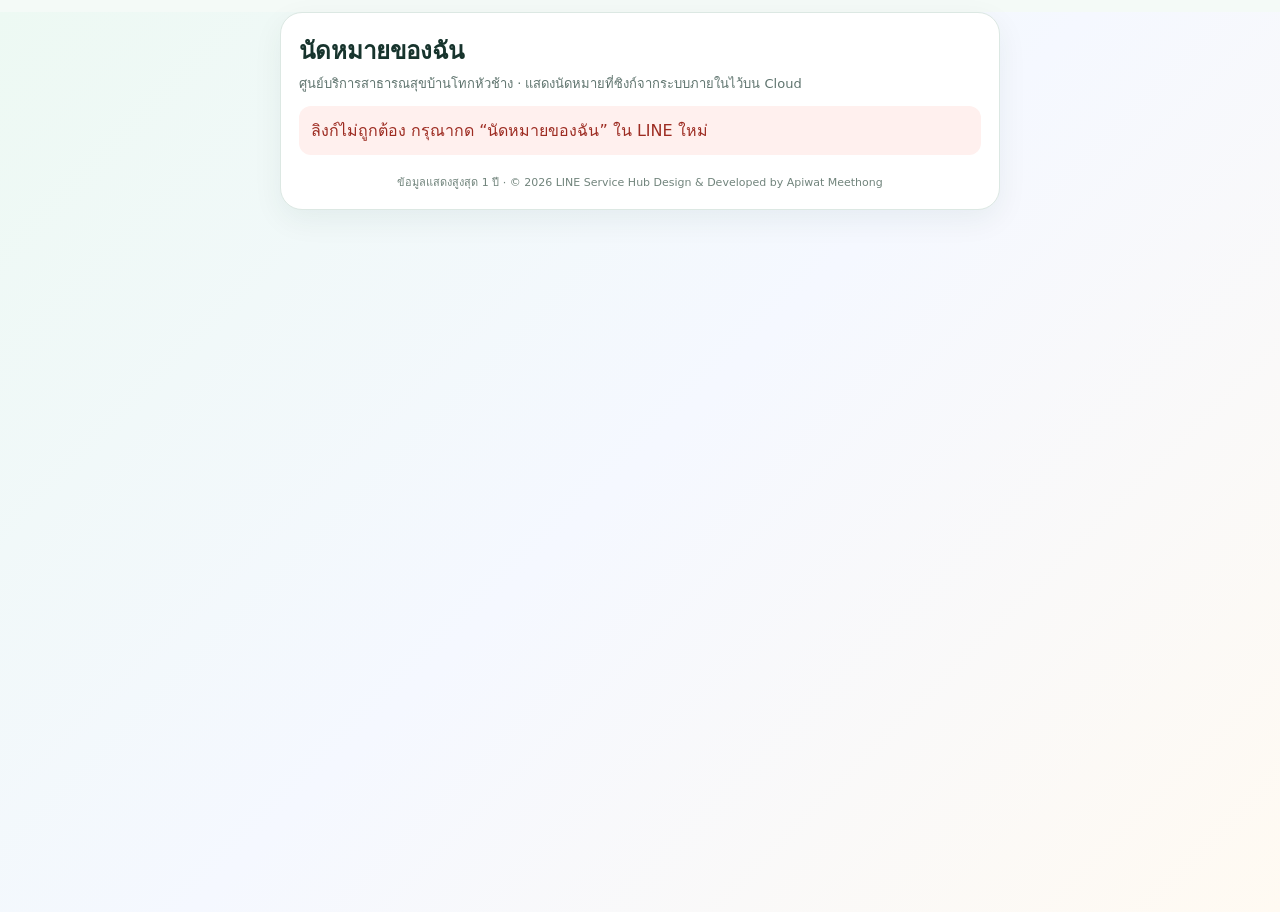
<file: line-hub/appointments/index.html>
<!doctype html>
<html lang="th"><head><meta charset="utf-8"><meta name="viewport" content="width=device-width,initial-scale=1,viewport-fit=cover"><meta name="theme-color" content="#0b684f"><meta name="referrer" content="no-referrer"><meta http-equiv="Content-Security-Policy" content="default-src 'none'; style-src 'unsafe-inline'; script-src 'unsafe-inline'; connect-src https://txjuiaiwffsxfcrxpkvd.supabase.co; base-uri 'none'; frame-ancestors 'none'; form-action 'self'"><title>นัดหมายของฉัน</title>
<style>:root{font-family:system-ui,-apple-system,"Segoe UI",Tahoma,sans-serif;color:#17342d;background:#f4faf7}*{box-sizing:border-box}body{margin:0;background:linear-gradient(135deg,#edf9f3,#f5f8ff,#fffaf2);min-height:100vh}main{width:min(720px,calc(100% - 20px));margin:12px auto;background:#fff;border:1px solid #dce8e3;border-radius:22px;padding:18px;box-shadow:0 10px 30px #143c3210}h1{margin:0 0 4px;font-size:24px}.muted{color:#5f746e;font-size:13px;line-height:1.5}.card{border:1px solid #dce8e3;border-radius:16px;padding:14px;margin:10px 0;background:#fbfefd}.date{font-size:19px;font-weight:800}.tag{display:inline-block;background:#e8f6ef;color:#0b684f;border-radius:999px;padding:4px 9px;font-size:12px;margin-top:6px}.note{margin-top:8px}.status{padding:12px;border-radius:12px;background:#eef8f3;margin:12px 0}.error{background:#fff0ee;color:#9d2c22}.section-title{margin-top:20px;font-size:17px}.empty{text-align:center;padding:30px 10px;color:#62746d}.credit{text-align:center;color:#71847c;font-size:11px;margin-top:18px}</style></head>
<body><main><h1>นัดหมายของฉัน</h1><div class="muted">ศูนย์บริการสาธารณสุขบ้านโทกหัวช้าง · แสดงนัดหมายที่ซิงก์จากระบบภายในไว้บน Cloud</div><div id="status" class="status">กำลังโหลดนัดหมาย…</div><section id="soon"></section><section id="later"></section><div class="credit">ข้อมูลแสดงสูงสุด 1 ปี · © 2026 LINE Service Hub Design &amp; Developed by Apiwat Meethong</div></main>
<script>
const API='https://txjuiaiwffsxfcrxpkvd.supabase.co/functions/v1/linehub-public-appointments',q=new URLSearchParams(location.search),token=q.get('token')||'',status=document.getElementById('status'),soon=document.getElementById('soon'),later=document.getElementById('later');
history.replaceState({},'',location.pathname);
function fmt(d){const x=new Date(d+'T00:00:00+07:00');return new Intl.DateTimeFormat('th-TH',{dateStyle:'full',timeZone:'Asia/Bangkok'}).format(x)}
function render(items,target){for(const a of items){const c=document.createElement('article');c.className='card';const d=document.createElement('div');d.className='date';d.textContent=fmt(a.appointment_date);const t=document.createElement('div');t.className='tag';t.textContent=a.service_label||'นัดหมาย';c.append(d,t);if(a.note_text){const n=document.createElement('div');n.className='note';n.textContent=a.note_text;c.append(n)}target.append(c)}}
(async()=>{if(!token){status.classList.add('error');status.textContent='ลิงก์ไม่ถูกต้อง กรุณากด “นัดหมายของฉัน” ใน LINE ใหม่';return}try{const r=await fetch(API,{method:'POST',headers:{'content-type':'application/json'},body:JSON.stringify({token}),cache:'no-store'}),j=await r.json();if(!r.ok)throw Error(j.detail||'โหลดข้อมูลไม่ได้');const today=new Date(j.today+'T00:00:00+07:00'),cut=new Date(today);cut.setDate(cut.getDate()+30);const near=[],future=[];for(const a of j.appointments||[]){const d=new Date(a.appointment_date+'T00:00:00+07:00');(d<=cut?near:future).push(a)}status.textContent='อัปเดตข้อมูลล่าสุด '+(j.cloud_updated_at?new Date(j.cloud_updated_at).toLocaleString('th-TH',{timeZone:'Asia/Bangkok'}):'ไม่ทราบเวลา')+(j.local_online?' · ระบบข้อมูลภายในออนไลน์':' · แสดงข้อมูล Cloud ล่าสุด');if(!near.length&&!future.length){soon.innerHTML='<div class="empty">ยังไม่พบนัดหมายในช่วง 1 ปีข้างหน้า</div>';return}if(near.length){soon.innerHTML='<h2 class="section-title">ภายใน 30 วัน</h2>';render(near,soon)}if(future.length){later.innerHTML='<h2 class="section-title">นัดหมายถัดไป ภายใน 1 ปี</h2>';render(future,later)}}catch(e){status.classList.add('error');status.textContent=e.message}})();
</script></body></html>
</file>
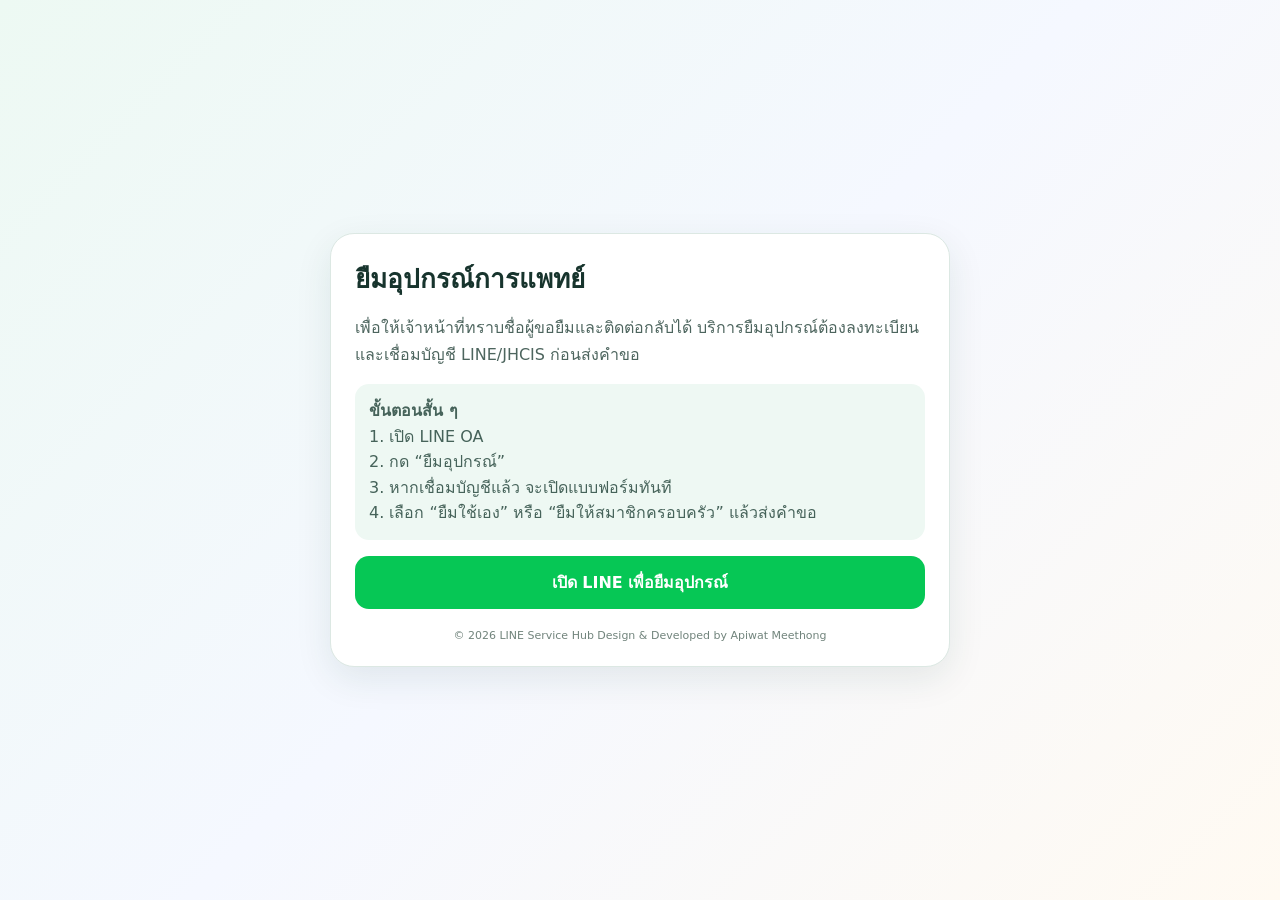
<file: line-hub/equipment/index.html>
<!doctype html>
<html lang="th"><head><meta charset="utf-8"><meta name="viewport" content="width=device-width,initial-scale=1,viewport-fit=cover"><meta name="theme-color" content="#0b684f"><meta name="referrer" content="no-referrer"><meta http-equiv="Content-Security-Policy" content="default-src 'none'; style-src 'unsafe-inline'; base-uri 'none'; frame-ancestors 'none'"><title>ยืมอุปกรณ์การแพทย์</title>
<style>:root{font-family:system-ui,-apple-system,"Segoe UI",Tahoma,sans-serif;color:#17342d;background:#f4faf7}*{box-sizing:border-box}body{margin:0;background:linear-gradient(135deg,#edf9f3,#f5f8ff,#fffaf2);min-height:100vh;display:grid;place-items:center;padding:14px}main{width:min(620px,100%);background:#fff;border:1px solid #dce8e3;border-radius:24px;padding:24px;box-shadow:0 12px 36px #143c3218}h1{margin:0 0 8px;font-size:26px}.lead{color:#4d655e;line-height:1.65}.note{background:#eef8f3;border-radius:14px;padding:14px;margin:16px 0;color:#46635a;line-height:1.6}.line{display:block;text-align:center;background:#06c755;color:#fff;text-decoration:none;padding:14px;border-radius:14px;font-weight:800}.credit{text-align:center;color:#71847c;font-size:11px;margin-top:20px}</style></head>
<body><main><h1>ยืมอุปกรณ์การแพทย์</h1><p class="lead">เพื่อให้เจ้าหน้าที่ทราบชื่อผู้ขอยืมและติดต่อกลับได้ บริการยืมอุปกรณ์ต้องลงทะเบียนและเชื่อมบัญชี LINE/JHCIS ก่อนส่งคำขอ</p><div class="note"><b>ขั้นตอนสั้น ๆ</b><br>1. เปิด LINE OA<br>2. กด “ยืมอุปกรณ์”<br>3. หากเชื่อมบัญชีแล้ว จะเปิดแบบฟอร์มทันที<br>4. เลือก “ยืมใช้เอง” หรือ “ยืมให้สมาชิกครอบครัว” แล้วส่งคำขอ</div><a class="line" href="https://line.me/R/oaMessage/%40601cnwrw/?%E0%B8%A2%E0%B8%B7%E0%B8%A1%E0%B8%AD%E0%B8%B8%E0%B8%9B%E0%B8%81%E0%B8%A3%E0%B8%93%E0%B9%8C">เปิด LINE เพื่อยืมอุปกรณ์</a><div class="credit">© 2026 LINE Service Hub Design &amp; Developed by Apiwat Meethong</div></main></body></html>
</file>
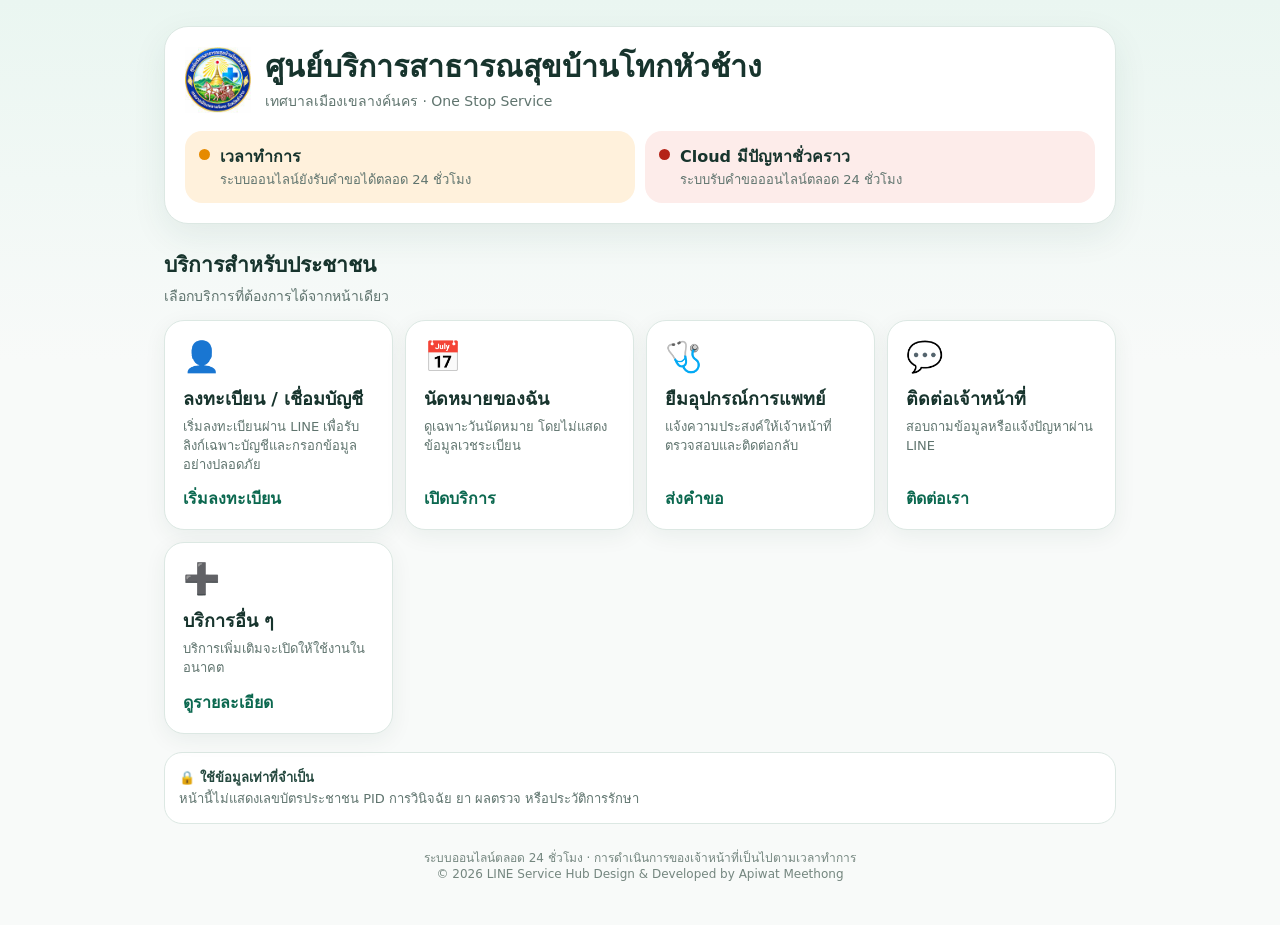
<file: line-hub/portal/index.html>
<!doctype html>
<html lang="th">
<head>
<meta charset="utf-8">
<meta name="viewport" content="width=device-width,initial-scale=1,viewport-fit=cover">
<meta name="theme-color" content="#0b684f">
<meta http-equiv="Content-Security-Policy" content="default-src 'none'; style-src 'unsafe-inline'; script-src 'unsafe-inline'; connect-src 'self' https://txjuiaiwffsxfcrxpkvd.supabase.co; img-src 'self' data: https://kelang-health.github.io; base-uri 'none'; frame-ancestors 'none'; form-action 'self'">
<title>ศูนย์บริการสาธารณสุขบ้านโทกหัวช้าง</title>
<style>
:root{font-family:system-ui,-apple-system,"Segoe UI",Tahoma,sans-serif;color:#17342d;background:#f5f8f7;--green:#0b684f;--soft:#e8f5ef;--orange:#a35b00;--orange-soft:#fff1dc;--red:#b42318;--line:#dce8e3;--muted:#5f746e}*{box-sizing:border-box}body{margin:0;background:linear-gradient(180deg,#eaf6f1 0,#f8faf9 360px);min-height:100vh}button,input,select,textarea{font:inherit}.shell{width:min(980px,100%);margin:auto;padding:14px 14px 44px}.hero{background:#fff;border:1px solid var(--line);border-radius:24px;padding:20px;box-shadow:0 12px 35px #164c3c14}.brand{display:flex;align-items:center;gap:14px}.logo{width:66px;height:66px;object-fit:contain;flex:0 0 auto}.brand h1{font-size:clamp(20px,5vw,30px);line-height:1.2;margin:0}.brand p{margin:5px 0 0;color:var(--muted);font-size:14px}.status-grid{display:grid;grid-template-columns:1fr 1fr;gap:10px;margin-top:18px}.status-card{border-radius:17px;padding:13px 14px;background:var(--soft);display:flex;gap:10px;align-items:flex-start}.status-card.orange{background:var(--orange-soft)}.status-card.red{background:#fdecea}.dot{width:11px;height:11px;border-radius:50%;background:#17a36b;margin-top:5px;flex:0 0 auto}.orange .dot{background:#e68a00}.red .dot{background:var(--red)}.status-card b{display:block}.status-card span{display:block;color:var(--muted);font-size:13px;line-height:1.45;margin-top:2px}.section{margin-top:24px}.section h2{font-size:21px;margin:0 0 4px}.section>p{margin:0 0 13px;color:var(--muted);font-size:14px}.grid{display:grid;grid-template-columns:repeat(2,minmax(0,1fr));gap:12px}.action{min-height:155px;border:1px solid var(--line);border-radius:20px;background:#fff;padding:18px;text-align:left;color:inherit;display:flex;flex-direction:column;cursor:pointer;box-shadow:0 6px 22px #163e3210}.action:focus-visible,.primary:focus-visible,.secondary:focus-visible,.close:focus-visible{outline:3px solid #64b89b;outline-offset:2px}.action .icon{font-size:30px}.action h3{font-size:18px;margin:10px 0 5px}.action p{font-size:13px;color:var(--muted);margin:0;line-height:1.45}.action .go{margin-top:auto;padding-top:12px;color:var(--green);font-weight:800}.privacy{margin-top:18px;border:1px solid var(--line);border-radius:18px;background:#fff;padding:14px;font-size:13px;color:var(--muted)}.privacy b{color:#24483e}.footer{text-align:center;color:#74867f;font-size:12px;margin-top:24px}.backdrop{position:fixed;inset:0;background:#132e2766;display:grid;align-items:end;justify-items:center;padding:12px;z-index:20}.backdrop.hidden{display:none}.sheet{width:min(560px,100%);max-height:92vh;overflow:auto;background:#fff;border-radius:26px 26px 18px 18px;padding:22px;box-shadow:0 24px 70px #102d2540}.sheet-head{display:flex;justify-content:space-between;gap:12px}.sheet h2{font-size:22px;margin:0}.sheet .lead{color:var(--muted);margin:6px 0 16px;line-height:1.5}.close{border:0;background:#edf3f1;border-radius:12px;width:42px;height:42px;font-size:24px;cursor:pointer}label{display:block;font-weight:750;margin:12px 0 6px}input,select,textarea{width:100%;border:1px solid #bdcec7;border-radius:13px;padding:12px;background:#fff;font-size:16px}textarea{min-height:82px;resize:vertical}.primary{width:100%;min-height:48px;border:0;border-radius:14px;background:var(--green);color:#fff;font-weight:800;margin-top:16px;cursor:pointer}.primary:disabled{opacity:.55}.secondary{width:100%;min-height:46px;border:1px solid #a9c1b8;border-radius:14px;background:#fff;color:var(--green);font-weight:800;margin-top:10px;cursor:pointer}.note{border-radius:14px;background:#f1f6f4;padding:12px;color:#4d655e;font-size:13px;line-height:1.5}.success{background:var(--soft);border:1px solid #bde3d2;border-radius:16px;padding:15px;line-height:1.55}.error{color:var(--red);font-size:13px;margin-top:10px}.line-link{display:flex;justify-content:center;align-items:center;min-height:46px;border-radius:14px;background:#06c755;color:#fff;text-decoration:none;font-weight:800;margin-top:12px}.masked{font-size:24px;font-weight:850;text-align:center;padding:18px;margin:12px 0;background:var(--soft);border-radius:16px}.steps{display:flex;gap:7px;margin:2px 0 18px}.steps span{height:6px;flex:1;border-radius:99px;background:#dce8e3}.steps span.on{background:var(--green)}.help{font-size:12px;color:var(--muted);line-height:1.5;margin-top:7px}.hidden{display:none!important}@media(max-width:560px){.shell{padding:10px 10px 34px}.hero{padding:17px;border-radius:21px}.logo{width:58px;height:58px}.status-grid,.grid{grid-template-columns:1fr}.action{min-height:132px}.sheet{padding:19px}.brand h1{font-size:20px}}@media(min-width:800px){.shell{padding-top:26px}.grid{grid-template-columns:repeat(4,minmax(0,1fr))}.action{min-height:185px}}
</style>
<style>
.appt-banner{margin:16px 0;padding:22px;border-radius:22px;background:linear-gradient(130deg,#075f4a,#188b70);color:white;box-shadow:0 10px 28px #0b684f24}.appt-banner small{display:block;color:#d6eee5}.appt-banner h3{font-size:25px;line-height:1.4;margin:10px 0 5px}.appt-label{display:inline-block;padding:5px 10px;border-radius:99px;background:#ffffff24;font-size:12px}.appt-counts{display:flex;gap:10px;margin:14px 0}.appt-counts div{flex:1;background:#f1f7f4;border-radius:15px;padding:12px;font-size:13px;color:var(--muted)}.appt-counts b{display:block;color:var(--green);font-size:24px}.appt-tabs{display:flex;gap:8px;margin:18px 0 12px}.appt-tabs button{flex:1;min-height:44px;border:1px solid var(--line);border-radius:13px;background:white;color:var(--muted);cursor:pointer}.appt-tabs button[aria-selected=true]{background:var(--soft);color:var(--green);border-color:#93cbb5;font-weight:800}.appt-row{display:flex;gap:15px;align-items:center;border:1px solid var(--line);border-radius:17px;padding:14px;margin-top:10px}.appt-day{min-width:64px;text-align:center;background:var(--soft);border-radius:12px;padding:8px;color:var(--green)}.appt-day b{display:block;font-size:28px;line-height:1.1}.appt-day span{font-size:12px}.appt-info{flex:1}.appt-info b{display:block;font-size:16px}.appt-info small{color:var(--muted);display:block;margin-top:4px}.appt-empty{text-align:center;background:#f5f8f7;padding:26px 18px;border:1px dashed #bdcec7;border-radius:18px;color:var(--muted);line-height:1.6}.appt-updated{font-size:12px;color:var(--muted);margin:16px 0 0}.appt-demo{background:var(--orange-soft);color:#814900;border-radius:12px;padding:12px;font-size:13px;line-height:1.5}.appt-tabs button:focus-visible{outline:3px solid #64b89b;outline-offset:2px}@media(max-width:380px){.appt-banner{padding:17px}.appt-banner h3{font-size:22px}.appt-row{padding:11px;gap:11px}}
.birth-fieldset{border:0;padding:0;margin:14px 0 0;min-width:0}.birth-fieldset legend{font-weight:750;padding:0}.birth-grid{display:grid;grid-template-columns:1fr 1.4fr 1.2fr;gap:8px}.birth-grid label{font-size:13px;margin:7px 0 5px}.birth-grid input,.birth-grid select{min-width:0;padding:11px 8px}.birth-grid input{text-align:center}
</style>
</head>
<body>
<main class="shell">
  <header class="hero">
    <div class="brand"><img class="logo" src="[data-uri]" alt="โลโก้ศูนย์บริการสาธารณสุขบ้านโทกหัวช้าง"><div><h1>ศูนย์บริการสาธารณสุขบ้านโทกหัวช้าง</h1><p>เทศบาลเมืองเขลางค์นคร · One Stop Service</p></div></div>
    <div class="status-grid">
      <div id="officeCard" class="status-card"><i class="dot"></i><div><b id="officeTitle">กำลังตรวจเวลาทำการ</b><span id="officeDetail">กรุณารอสักครู่</span></div></div>
      <div id="systemCard" class="status-card"><i class="dot"></i><div><b id="systemTitle">กำลังตรวจระบบ</b><span>ระบบรับคำขอออนไลน์ตลอด 24 ชั่วโมง</span></div></div>
    </div>
  </header>
  <section class="section"><h2>บริการสำหรับประชาชน</h2><p>เลือกบริการที่ต้องการได้จากหน้าเดียว</p><div class="grid">
    <button class="action" data-action="registration" type="button"><span class="icon">👤</span><h3>ลงทะเบียน / เชื่อมบัญชี</h3><p>เริ่มลงทะเบียนผ่าน LINE เพื่อรับลิงก์เฉพาะบัญชีและกรอกข้อมูลอย่างปลอดภัย</p><span class="go">เริ่มลงทะเบียน</span></button>
    <button class="action" data-action="appointment" type="button"><span class="icon">📅</span><h3>นัดหมายของฉัน</h3><p>ดูเฉพาะวันนัดหมาย โดยไม่แสดงข้อมูลเวชระเบียน</p><span class="go">เปิดบริการ</span></button>
    <button class="action" data-action="equipment" type="button"><span class="icon">🩺</span><h3>ยืมอุปกรณ์การแพทย์</h3><p>แจ้งความประสงค์ให้เจ้าหน้าที่ตรวจสอบและติดต่อกลับ</p><span class="go">ส่งคำขอ</span></button>
    <button class="action" data-action="contact" type="button"><span class="icon">💬</span><h3>ติดต่อเจ้าหน้าที่</h3><p>สอบถามข้อมูลหรือแจ้งปัญหาผ่าน LINE</p><span class="go">ติดต่อเรา</span></button>
    <button class="action" data-action="other" type="button"><span class="icon">➕</span><h3>บริการอื่น ๆ</h3><p>บริการเพิ่มเติมจะเปิดให้ใช้งานในอนาคต</p><span class="go">ดูรายละเอียด</span></button>
  </div></section>
  <aside class="privacy"><b>🔒 ใช้ข้อมูลเท่าที่จำเป็น</b><br>หน้านี้ไม่แสดงเลขบัตรประชาชน PID การวินิจฉัย ยา ผลตรวจ หรือประวัติการรักษา</aside>
  <footer class="footer">ระบบออนไลน์ตลอด 24 ชั่วโมง · การดำเนินการของเจ้าหน้าที่เป็นไปตามเวลาทำการ<br>© 2026 LINE Service Hub Design &amp; Developed by Apiwat Meethong</footer>
</main>
<div id="backdrop" class="backdrop hidden" role="dialog" aria-modal="true" aria-labelledby="sheetTitle"><section class="sheet"><div class="sheet-head"><div><h2 id="sheetTitle">บริการ</h2></div><button id="close" class="close" type="button" aria-label="ปิด">×</button></div><div id="sheetBody"></div></section></div>
<script>
(()=>{'use strict';
const injected='https://txjuiaiwffsxfcrxpkvd.supabase.co/functions/v1/linehub-local-portal-proxy/api/v1',cloudWeb='https://txjuiaiwffsxfcrxpkvd.supabase.co/functions/v1/line-service-hub-web',equipmentCloud='https://txjuiaiwffsxfcrxpkvd.supabase.co/functions/v1/linehub-public-equipment',apache=injected.startsWith('__'),$=id=>document.getElementById(id),linkToken=new URLSearchParams(location.search).get('link_token')||'',regToken=new URLSearchParams(location.search).get('reg_token')||'',equipmentToken=new URLSearchParams(location.search).get('equipment_token')||'';
const serviceIntent=new URLSearchParams(location.search).get('service')||'';
function openIntent(){if(serviceIntent==='appointment'){showAppointments(viewToken||linkToken);return true}if(serviceIntent==='equipment'){equipment();return true}if(serviceIntent==='contact'){contact();return true}if(serviceIntent==='equipment_return'){open('แจ้งคืนอุปกรณ์',b=>b.append(text('p','ติดต่อเจ้าหน้าที่พร้อมเลขคำขอยืมหรือรหัสอุปกรณ์ เพื่อนัดนำคืนและตรวจสภาพ','lead'),text('div','ระบบจะไม่เปลี่ยนเป็นคืนแล้วจนกว่าเจ้าหน้าที่ตรวจรับและบันทึกคืนจริง','note'),lineLink()));return true}return false}
let viewToken=linkToken;if(linkToken||regToken||equipmentToken)history.replaceState({},'',location.pathname);
function url(kind){const local={health:'health',status:'status',request:'equipment-request',equipmentContext:'equipment-context',identitySession:'identity-session',identityVerify:'identity-verify',identityConfirm:'identity-confirm',appointments:'appointments'};if(apache&&local[kind])return './api.php?action='+local[kind];const api={health:'https://txjuiaiwffsxfcrxpkvd.supabase.co/functions/v1/linehub-local-portal-proxy/health',status:injected+'/portal/status',request:injected+'/portal/equipment-requests',equipmentContext:injected+'/portal/equipment/context',identitySession:injected+'/portal/identity/session',identityVerify:injected+'/portal/identity/verify',identityConfirm:injected+'/portal/identity/confirm',appointments:injected+'/portal/appointments'};if(api[kind])return api[kind];throw new Error('unsupported')}
async function json(target,options={}){const r=await fetch(target,{cache:'no-store',headers:{Accept:'application/json',...(options.body?{'Content-Type':'application/json'}:{})},...options});const b=await r.json().catch(()=>({}));if(!r.ok)throw new Error(b?.error?.message||b?.detail||'ไม่สามารถเชื่อมต่อระบบได้');return b}
function open(title,builder){$('sheetTitle').textContent=title;$('sheetBody').replaceChildren();builder($('sheetBody'));$('backdrop').classList.remove('hidden');$('close').focus()}
function text(tag,value,cls=''){const el=document.createElement(tag);el.textContent=value;if(cls)el.className=cls;return el}
function steps(active){const el=document.createElement('div');el.className='steps';for(let i=1;i<=3;i++){const s=document.createElement('span');if(i<=active)s.className='on';el.append(s)}return el}
function close(){$('backdrop').classList.add('hidden')}$('close').onclick=close;$('backdrop').onclick=e=>{if(e.target===$('backdrop'))close()};document.addEventListener('keydown',e=>{if(e.key==='Escape')close()});
function lineLink(){const a=document.createElement('a');a.className='line-link';a.href='https://line.me/R/oaMessage/%40601cnwrw';a.target='_blank';a.rel='noopener noreferrer';a.textContent='แชตกับเจ้าหน้าที่ผ่าน LINE';return a}
function birthDateFromParts(form){const day=Number(form.querySelector('#birthDay').value),month=Number(form.querySelector('#birthMonth').value),yearText=form.querySelector('#birthYear').value.trim();if(!/^[0-9]{4}$/.test(yearText))return '';const year=Number(yearText)-543;if(year<1||!day||!month)return '';const date=new Date(Date.UTC(year,month-1,day));if(date.getUTCFullYear()!==year||date.getUTCMonth()!==month-1||date.getUTCDate()!==day)return '';const iso=String(year).padStart(4,'0')+'-'+String(month).padStart(2,'0')+'-'+String(day).padStart(2,'0');const today=Object.fromEntries(new Intl.DateTimeFormat('en-US',{timeZone:'Asia/Bangkok',year:'numeric',month:'2-digit',day:'2-digit'}).formatToParts(new Date()).map(part=>[part.type,part.value]));return iso<today.year+'-'+today.month+'-'+today.day?iso:''}
function renderIdentityForm(body,token){body.replaceChildren(steps(1),text('p','ลงทะเบียนเพื่อยืนยันตัวตนและเชื่อมใช้บริการ','lead'));const form=document.createElement('form');form.autocomplete='off';form.innerHTML='<label for="citizenId">เลขบัตรประชาชน 13 หลัก</label><input id="citizenId" type="text" inputmode="numeric" pattern="[0-9]{13}" maxlength="13" autocomplete="off" required><div class="help">ใช้ตรวจสอบกับ JHCIS ครั้งนี้ LINE Hub ไม่เก็บเลขบัตรหรือวันเกิด</div><fieldset class="birth-fieldset"><legend>วันเดือนปีเกิด</legend><div class="birth-grid"><div><label for="birthDay">วัน</label><select id="birthDay" required><option value="">วัน</option></select></div><div><label for="birthMonth">เดือน</label><select id="birthMonth" required><option value="">เดือน</option></select></div><div><label for="birthYear">ปี พ.ศ.</label><input id="birthYear" type="text" inputmode="numeric" pattern="[0-9]{4}" maxlength="4" placeholder="เช่น 2509" autocomplete="off" required></div></div></fieldset><div class="help">พิมพ์ปี พ.ศ. ได้เลย ไม่ต้องเลื่อนปฏิทินย้อนหลัง</div><div class="note">หากพบข้อมูลที่ตรงกัน Local จะใช้ PID ผูกกับรหัสแทนเพื่อเชื่อมบริการ โดย LINE Hub ไม่เก็บข้อมูลที่กรอกเพื่อยืนยัน หากไม่พบข้อมูล กรุณาติดต่อเจ้าหน้าที่</div><button class="primary" type="submit">ยืนยันเพื่อเชื่อมบริการ</button><div class="error" role="alert"></div>';const days=form.querySelector('#birthDay');for(let day=1;day<=31;day++)days.add(new Option(String(day),String(day)));const months=['มกราคม','กุมภาพันธ์','มีนาคม','เมษายน','พฤษภาคม','มิถุนายน','กรกฎาคม','สิงหาคม','กันยายน','ตุลาคม','พฤศจิกายน','ธันวาคม'];months.forEach((name,index)=>form.querySelector('#birthMonth').add(new Option(name,String(index+1))));form.onsubmit=async e=>{e.preventDefault();const button=form.querySelector('button'),error=form.querySelector('.error'),cidInput=form.querySelector('#citizenId'),birthDate=birthDateFromParts(form);error.textContent='';if(!birthDate){error.textContent='กรุณาตรวจสอบวัน เดือน และปีเกิด พ.ศ. ให้ถูกต้อง';return}button.disabled=true;const payload={token,cid:cidInput.value,birth_date:birthDate};cidInput.value='';try{const result=await json(url('identityVerify'),{method:'POST',body:JSON.stringify(payload)});payload.cid='';renderIdentityConfirm(body,token,result.masked_name)}catch(err){payload.cid='';error.textContent=err.message;button.disabled=false}};body.append(form)}
function renderIdentityConfirm(body,token,maskedName){body.replaceChildren(steps(2),text('p','ตรวจสอบชื่อแบบปกปิดก่อนเชื่อมบัญชี','lead'),text('div',maskedName,'masked'),text('div','หากเป็นชื่อของท่าน ให้กดยืนยัน หากไม่ใช่ ให้กลับไปตรวจข้อมูลอีกครั้ง','note'));const confirm=document.createElement('button');confirm.className='primary';confirm.textContent='ใช่ นี่คือข้อมูลของฉัน';const retry=document.createElement('button');retry.className='secondary';retry.textContent='ไม่ใช่ กลับไปกรอกใหม่';retry.onclick=()=>renderIdentityForm(body,token);const error=text('div','','error');confirm.onclick=async()=>{confirm.disabled=true;try{const result=await json(url('identityConfirm'),{method:'POST',body:JSON.stringify({token})});viewToken=result.view_token||'';if(serviceIntent==='appointment'){showAppointments(viewToken);return}if(serviceIntent==='equipment'){await equipment();return}body.replaceChildren(steps(3),text('div','ยืนยันและเชื่อมบริการสำเร็จ','success'));const next=document.createElement('button');next.className='primary';next.textContent='ดูนัดหมายของฉัน';next.onclick=()=>showAppointments(viewToken);body.append(next)}catch(err){error.textContent=err.message;confirm.disabled=false}};body.append(confirm,retry,error)}
async function watchCloudRegistration(body,token){
 for(let i=0;i<40;i++){
  await new Promise(r=>setTimeout(r,3000));
  try{
   const r=await json(cloudWeb,{method:'POST',body:JSON.stringify({action:'registration-status',registration_token:token})}),st=r.registration||{};
   if(st.status==='linked'){
    body.replaceChildren(steps(3),text('div','เชื่อมบัญชีสำเร็จแล้ว','success'),text('p','ตรวจสอบกับทะเบียนภายในเรียบร้อยแล้ว ระบบลบเลขบัตรประชาชนและวันเกิดออกจาก Cloud แล้ว','lead'),text('div','กลับไปที่ LINE แล้วกด “นัดหมายของฉัน” เพื่อดูข้อมูลนัดหมายได้ทันที','note'),lineLink());return
   }
   if(st.status==='rejected'){
    body.replaceChildren(steps(1),text('div','ข้อมูลยังไม่ตรงกับทะเบียน','error'),text('p','กรุณาตรวจเลขบัตรประชาชนและวันเกิดอีกครั้ง แล้วส่งใหม่','lead'));const retry=document.createElement('button');retry.className='primary';retry.textContent='แก้ไขข้อมูล';retry.onclick=()=>renderCloudRegistrationForm(body,token);body.append(retry,lineLink());return
   }
   if(st.status==='cancelled'){body.replaceChildren(steps(2),text('div','ไม่พบข้อมูลในทะเบียน JHCIS','error'),text('p','กรุณาติดต่อเจ้าหน้าที่ ณ จุดบริการ เพื่อให้เจ้าหน้าที่ตรวจสอบข้อมูลและดำเนินการเชื่อมบัญชีให้','lead'),lineLink());return}
   if(st.status==='expired'){
    body.replaceChildren(text('div','ลิงก์ลงทะเบียนหมดอายุ','error'),text('p','กรุณากด “เชื่อมบัญชี” ใน LINE ใหม่','lead'),lineLink());return
   }
  }catch{}
 }
 const note=text('div','คำขอยังรอเจ้าหน้าที่ตรวจสอบ ข้อมูลที่กรอกถูกเข้ารหัสไว้ชั่วคราว เมื่อเจ้าหน้าที่กดยืนยัน ระบบจะแจ้งผลทาง LINE','note');body.append(note)
}
function renderCloudRegistrationForm(body,token){
 body.replaceChildren(steps(1),text('p','ลงทะเบียนเชื่อมบัญชีได้ทันที แม้ระบบทะเบียนภายในปิดอยู่','lead'));
 const form=document.createElement('form');form.autocomplete='off';
 form.innerHTML='<label for="cloudCitizenId">เลขบัตรประชาชน 13 หลัก</label><input id="cloudCitizenId" type="text" inputmode="numeric" pattern="[0-9]{13}" maxlength="13" autocomplete="off" required><div class="help">ข้อมูลนี้เข้ารหัสและเก็บบน Cloud ชั่วคราว รอเจ้าหน้าที่กดตรวจสอบกับ JHCIS</div><fieldset class="birth-fieldset"><legend>วันเดือนปีเกิด</legend><div class="birth-grid"><div><label for="birthDay">วัน</label><select id="birthDay" required><option value="">วัน</option></select></div><div><label for="birthMonth">เดือน</label><select id="birthMonth" required><option value="">เดือน</option></select></div><div><label for="birthYear">ปี พ.ศ.</label><input id="birthYear" type="text" inputmode="numeric" pattern="[0-9]{4}" maxlength="4" placeholder="เช่น 2509" autocomplete="off" required></div></div></fieldset><div class="help">พิมพ์ปี พ.ศ. ได้เลย</div><div class="note">ข้อมูล 13 หลักและวันเกิดจะถูกลบจาก Cloud หลังเจ้าหน้าที่ยืนยันสำเร็จ และคำขอที่ค้างจะหมดอายุอัตโนมัติภายใน 7 วัน</div><button class="primary" type="submit">ส่งข้อมูลลงทะเบียน</button><div class="error" role="alert"></div>';
 const days=form.querySelector('#birthDay');for(let i=1;i<=31;i++){const o=document.createElement('option');o.value=String(i);o.textContent=String(i);days.append(o)}
 const months=['มกราคม','กุมภาพันธ์','มีนาคม','เมษายน','พฤษภาคม','มิถุนายน','กรกฎาคม','สิงหาคม','กันยายน','ตุลาคม','พฤศจิกายน','ธันวาคม'],m=form.querySelector('#birthMonth');months.forEach((name,i)=>{const o=document.createElement('option');o.value=String(i+1);o.textContent=name;m.append(o)});
 form.onsubmit=async e=>{e.preventDefault();const err=form.querySelector('.error'),btn=form.querySelector('button');err.textContent='';const cid=form.querySelector('#cloudCitizenId').value.trim(),birth=birthDateFromParts(form);if(!/^[0-9]{13}$/.test(cid)||!birth){err.textContent='กรุณาตรวจเลขบัตรประชาชนและวันเกิด';return}btn.disabled=true;btn.textContent='กำลังส่งข้อมูล…';try{await json(cloudWeb,{method:'POST',body:JSON.stringify({action:'registration-stage',registration_token:token,cid,birth_date:birth})});form.reset();body.replaceChildren(steps(2),text('div','รับข้อมูลลงทะเบียนแล้ว','success'),text('p','ระบบเข้ารหัสข้อมูลไว้ชั่วคราวบน Cloud แล้ว เจ้าหน้าที่จะเปิดระบบและกดตรวจสอบกับทะเบียน JHCIS','lead'),text('div','เมื่อเจ้าหน้าที่ยืนยันสำเร็จ Cloud จะส่งข้อความทาง LINE และลบเลขบัตรประชาชนกับวันเกิดทันที','note'),lineLink());watchCloudRegistration(body,token)}catch(ex){err.textContent=ex.message;btn.disabled=false;btn.textContent='ส่งข้อมูลลงทะเบียน'}};
 body.append(form)
}
function cloudRegistration(token){open('ลงทะเบียนเชื่อมบัญชี',body=>renderCloudRegistrationForm(body,token))}
async function identityRegistration(token){open('ลงทะเบียนเชื่อมบัญชี',body=>body.append(steps(1),text('p','กำลังตรวจสอบลิงก์ที่ได้รับจาก LINE…','lead')));const body=$('sheetBody');try{const session=await json(url('identitySession'),{method:'POST',body:JSON.stringify({token})});if(serviceIntent==='equipment'){if(session.mapping_verified){viewToken=token;await equipment();return}if(session.status==='confirmation_required')renderIdentityConfirm(body,token,session.masked_name);else renderIdentityForm(body,token);return}if(openIntent())return;if(session.mapping_verified){showAppointments(token);return}if(session.status==='confirmation_required')renderIdentityConfirm(body,token,session.masked_name);else renderIdentityForm(body,token)}catch(err){body.replaceChildren(text('div','รับคำขอเชื่อมบัญชีแล้ว','success'),text('p','ขณะนี้ระบบทะเบียนภายในยังไม่พร้อมสำหรับการยืนยันตัวตน แต่คำขอของคุณถูกเก็บไว้บน Cloud แล้ว','lead'),text('div','เมื่อระบบภายในกลับมาออนไลน์ ระบบจะส่งลิงก์ยืนยันตัวตนใหม่ทาง LINE อัตโนมัติ ไม่ต้องกดซ้ำ และไม่ต้องกรอกเลขบัตรประชาชนในหน้านี้ระหว่างรอ','note'),lineLink())}}
function appointment(){if(viewToken){identityRegistration(viewToken);return}open('นัดหมายของฉัน',body=>body.append(text('p','เปิดลิงก์ส่วนตัวจาก LINE เพื่อดูนัดของคุณอย่างปลอดภัย','lead'),text('div','พิมพ์ “นัดหมาย” หรือ “เชื่อมบัญชี” ใน LINE OA ลิงก์มีอายุ 10 นาที ไม่ต้องกรอกข้อมูลผู้ป่วยซ้ำหากเชื่อมบัญชีแล้ว','note'),lineLink()))}
function thaiDate(day,options={}){return new Intl.DateTimeFormat('th-TH',{timeZone:'UTC',day:'numeric',month:'long',year:'numeric',...options}).format(new Date(day+'T12:00:00Z'))}
function renderAppointments(body,data,demo=false){
 const today=data.today,future=[...new Set((data.appointments||[]).map(x=>x.date))].filter(x=>x>=today).sort();
 body.replaceChildren();
 if(demo)body.append(text('div','🧪 ตัวอย่างหน้าจอ · ข้อมูลจำลอง ไม่ใช่นัดจริง และไม่มีการส่ง LINE','appt-demo'));
 body.append(text('p','นัดวันนี้และนัดที่กำลังจะถึง แสดงเฉพาะวันที่เพื่อความเป็นส่วนตัว','lead'));
 const banner=document.createElement('div');banner.className='appt-banner';banner.append(text('small','นัดหมายถัดไป'));
 if(future.length){const day=future[0],distance=Math.round((Date.parse(day)-Date.parse(today))/86400000);banner.append(text('h3',thaiDate(day)),text('span',distance===0?'วันนี้':distance===1?'พรุ่งนี้':'อีก '+distance+' วัน','appt-label'))}
 else banner.append(text('h3','ยังไม่มีนัดที่กำลังจะถึง'),text('small','ตรวจสอบนัดในช่วง 365 วันข้างหน้า'));
 body.append(banner);
 const counts=document.createElement('div');counts.className='appt-counts';const card=text('div','วันนัดวันนี้และที่กำลังจะถึง');card.prepend(text('b',future.length));counts.append(card);body.append(counts,text('h3','รายการนัดหมาย'));
 const list=document.createElement('div');list.id='appointmentList';
 if(!future.length)list.append(text('div','ไม่มีนัดในช่วงที่ตรวจสอบ หากมีใบนัดหรือลืมวันนัด กรุณาติดต่อเจ้าหน้าที่','appt-empty'));
 for(const day of future){const row=document.createElement('article');row.className='appt-row';const tile=document.createElement('div');tile.className='appt-day';tile.append(text('b',Number(day.slice(8))),text('span',thaiDate(day,{day:undefined,year:undefined,month:'short'})));const info=document.createElement('div');info.className='appt-info';info.append(text('b',thaiDate(day)),text('small',day===today?'นัดวันนี้ · ตรวจเวลาในใบนัด':'กรุณาตรวจเวลาจากใบนัดของท่าน'));row.append(tile,info);list.append(row)}
 body.append(list,text('p',data.updated_at?'ข้อมูลอัปเดต '+new Date(data.updated_at).toLocaleString('th-TH',{timeZone:'Asia/Bangkok'}):'วันนัดไม่แสดงรายละเอียดโรคหรือการรักษา','appt-updated'));
 if(!demo){const refresh=document.createElement('button');refresh.className='secondary';refresh.textContent='ตรวจนัดใหม่';refresh.onclick=()=>showAppointments(viewToken);body.append(refresh)}
 body.append(text('div','หากลืมวันนัด เลยนัด หรือข้อมูลไม่ตรงกับใบนัด กรุณาติดต่อเจ้าหน้าที่เพื่อตรวจสอบ','note'),lineLink())
}
async function showAppointments(token){open('นัดหมายของฉัน',body=>{body.setAttribute('aria-busy','true');body.append(text('p','กำลังตรวจนัดของคุณ…','lead'))});const body=$('sheetBody');try{const data=await json(url('appointments'),{method:'POST',body:JSON.stringify({token})});if(data.status==='verification_required'){renderIdentityForm(body,token);return}renderAppointments(body,data)}catch(err){body.replaceChildren(text('div','ยังตรวจข้อมูลนัดไม่ได้','appt-empty'),text('p',err.message,'error'),lineLink());const retry=document.createElement('button');retry.className='secondary';retry.textContent='ลองอีกครั้ง';retry.onclick=()=>showAppointments(token);body.append(retry)}finally{body.removeAttribute('aria-busy')}}
async function equipment(){
 const cloudMode=Boolean(equipmentToken);
 if(!viewToken&&!cloudMode){open('ยืมอุปกรณ์การแพทย์',body=>body.append(text('p','กรุณาลงทะเบียนและเชื่อมบัญชี LINE/JHCIS ก่อนส่งคำขอยืม','lead'),text('div','เมื่อเชื่อมแล้ว ระบบจะทราบชื่อผู้ขอยืมและเจ้าหน้าที่สามารถติดต่อกลับได้ โดยไม่ต้องกรอกชื่อซ้ำ','note'),lineLink()));return}
 open('ยืมอุปกรณ์การแพทย์',body=>body.append(text('p','กำลังตรวจสอบบัญชีและสมาชิกครอบครัว…','lead')));
 const body=$('sheetBody');
 try{
  const ctx=cloudMode
    ? await json(equipmentCloud,{method:'POST',body:JSON.stringify({action:'context',equipment_token:equipmentToken})})
    : await json(url('equipmentContext'),{method:'POST',body:JSON.stringify({token:viewToken})});
  body.replaceChildren(text('p','ผู้ขอยืม: '+ctx.requester_name,'lead'),text('div','เลือกให้สั้นที่สุด หากไม่พบชื่อสมาชิก ให้เลือก “ไม่พบชื่อ / ให้เจ้าหน้าที่ติดต่อสอบถาม” แล้วส่งคำขอได้เลย','note'));
  const form=document.createElement('form');
  form.innerHTML='<label for="borrowFor">ยืมให้ใคร?</label><select id="borrowFor" required><option value="self">ยืมใช้เอง</option><option value="family">ยืมให้สมาชิกครอบครัว</option></select><div id="familyWrap" class="hidden"><label for="familyMember">สมาชิกครอบครัว</label><select id="familyMember"></select></div><label for="eqType">ประเภทอุปกรณ์</label><select id="eqType" required><option value="">กรุณาเลือก</option><option value="wheelchair">รถเข็นผู้ป่วย</option><option value="walker">อุปกรณ์ช่วยเดิน</option><option value="hospital_bed">เตียงผู้ป่วย</option><option value="oxygen">อุปกรณ์ออกซิเจน</option><option value="other">อุปกรณ์อื่น ๆ</option></select><label for="eqQty">จำนวน</label><input id="eqQty" type="number" min="1" max="20" value="1" required><label for="eqReason">เหตุผลสั้น ๆ (ไม่ใส่รายละเอียดโรค)</label><textarea id="eqReason" maxlength="300" required></textarea><label for="eqPhone">เบอร์ติดต่อ</label><input id="eqPhone" type="tel" inputmode="tel" maxlength="30" autocomplete="tel" required><div class="note">การส่งคำขอยังไม่ถือว่าได้รับการยืนยันการยืม เจ้าหน้าที่จะตรวจสอบและติดต่อกลับ</div><button class="primary" type="submit">ส่งคำขอ</button><div class="error" role="alert"></div>';
  const bf=form.querySelector('#borrowFor'),wrap=form.querySelector('#familyWrap'),fm=form.querySelector('#familyMember');
  for(const x of (ctx.family_members||[])){const o=document.createElement('option');o.value=x.member_key||x.member_ref;o.textContent=x.masked_name;fm.append(o)}
  const miss=document.createElement('option');miss.value='__missing__';miss.textContent='ไม่พบชื่อ / ให้เจ้าหน้าที่ติดต่อสอบถาม';fm.append(miss);
  bf.onchange=()=>wrap.classList.toggle('hidden',bf.value!=='family');
  form.onsubmit=async e=>{e.preventDefault();const button=form.querySelector('button'),error=form.querySelector('.error');button.disabled=true;error.textContent='';try{
    const common={borrower_for:bf.value,equipment_type:form.querySelector('#eqType').value,quantity:Number(form.querySelector('#eqQty').value),short_reason:form.querySelector('#eqReason').value,contact_phone:form.querySelector('#eqPhone').value};
    const target=cloudMode?equipmentCloud:url('request');
    const payload=cloudMode?{action:'submit',equipment_token:equipmentToken,member_key:bf.value==='family'?fm.value:'',...common}:{token:viewToken,recipient_ref:bf.value==='family'?fm.value:'',...common};
    const result=await json(target,{method:'POST',body:JSON.stringify(payload)});
    body.replaceChildren(text('div','รับคำขอแล้ว เจ้าหน้าที่จะตรวจสอบและติดต่อกลับ','success'),text('p','เลขอ้างอิง: '+result.reference,'lead'),text('div','ผู้ขอยืม: '+result.requester_name+' · ผู้ใช้อุปกรณ์: '+result.recipient_name,'note'),lineLink())
  }catch(err){error.textContent=err.message;button.disabled=false}};
  body.append(form)
 }catch(err){body.replaceChildren(text('div','ยังเปิดแบบฟอร์มยืมไม่ได้','error'),text('p',err.message,'lead'),lineLink())}
}
function contact(){location.href='https://line.me/R/oaMessage/%40601cnwrw'}
function other(){open('บริการอื่น ๆ',body=>body.append(text('p','บริการเพิ่มเติมกำลังอยู่ระหว่างเตรียมความพร้อม','lead')))}
function registration(){location.href='https://line.me/R/oaMessage/%40601cnwrw/?'+encodeURIComponent('เชื่อมบัญชี')}
document.querySelectorAll('[data-action]').forEach(el=>el.onclick=({registration,appointment,equipment,contact,other}[el.dataset.action]));
function officeFromSchedule(schedule){try{
 const now=new Date(),tz=schedule.timezone||'Asia/Bangkok',parts=new Intl.DateTimeFormat('en-CA',{timeZone:tz,weekday:'short',year:'numeric',month:'2-digit',day:'2-digit',hour:'2-digit',minute:'2-digit',hour12:false}).formatToParts(now),get=t=>parts.find(x=>x.type===t)?.value||'';
 const map={Mon:1,Tue:2,Wed:3,Thu:4,Fri:5,Sat:6,Sun:7},day=map[get('weekday')]||0,hm=get('hour')+':'+get('minute'),iso=get('year')+'-'+get('month')+'-'+get('day');
 const events=[...(schedule.holiday_events||[]),...(schedule.closure_events||[])],todayEvent=events.find(x=>x.date===iso);
 if(todayEvent)return{title:todayEvent.name||((todayEvent.type==='closure')?'ปิดบริการเฉพาะกิจ':'วันหยุดราชการ'),detail:'วันนี้ปิดบริการ · ระบบออนไลน์ยังรับคำขอได้ตลอด 24 ชั่วโมง',code:todayEvent.type==='closure'?'closure':'holiday'};
 const work=(schedule.weekdays||[]).includes(day),open=work&&hm>=(schedule.start||'08:30')&&hm<(schedule.end||'16:30');
 let detail=open?'เจ้าหน้าที่ให้บริการตามเวลาปกติ':'ระบบออนไลน์ยังรับคำขอได้ตลอด 24 ชั่วโมง';
 const lead=Math.max(0,Number(schedule.notice_lead_days||0)),todayMs=Date.parse(iso+'T12:00:00Z');
 const upcoming=events.filter(x=>x.public_notice!==false&&x.date>iso&&(schedule.weekdays||[]).includes(((new Date(x.date+'T12:00:00Z').getUTCDay()||7)))).map(x=>({...x,diff:Math.round((Date.parse(x.date+'T12:00:00Z')-todayMs)/86400000)})).filter(x=>x.diff<=lead).sort((a,b)=>a.date.localeCompare(b.date))[0];
 if(upcoming)detail+=(detail?' · ':'')+'แจ้งล่วงหน้า: '+new Intl.DateTimeFormat('th-TH',{timeZone:'UTC',day:'numeric',month:'short'}).format(new Date(upcoming.date+'T12:00:00Z'))+' '+upcoming.name;
 return open?{title:'อยู่ในเวลาทำการ',detail,code:'open'}:{title:'นอกเวลาทำการ',detail,code:'closed'}
 }catch{return{title:'เวลาทำการ',detail:'ระบบออนไลน์ยังรับคำขอได้ตลอด 24 ชั่วโมง',code:'unknown'}}}
async function loadStatus(){try{const c=await json(cloudWeb+'?api=public'),o=officeFromSchedule(c.schedule||{});$('officeTitle').textContent=o.title;$('officeDetail').textContent=o.detail;$('officeCard').className='status-card '+(o.code==='open'?'':'orange')}catch{$('officeTitle').textContent='เวลาทำการ';$('officeDetail').textContent='ระบบออนไลน์ยังรับคำขอได้ตลอด 24 ชั่วโมง';$('officeCard').className='status-card orange'}try{await json(cloudWeb+'?api=health');$('systemTitle').textContent='Cloud ออนไลน์ปกติ';$('systemCard').className='status-card'}catch{$('systemTitle').textContent='Cloud มีปัญหาชั่วคราว';$('systemCard').className='status-card red'}}loadStatus();if(equipmentToken)equipment();else if(regToken)cloudRegistration(regToken);else if(linkToken)identityRegistration(linkToken);
if(new URLSearchParams(location.search).get('appointment_demo')==='1'&&!viewToken){const today=new Date().toLocaleDateString('en-CA',{timeZone:'Asia/Bangkok'}),base=Date.parse(today+'T12:00:00Z');const dates=[-20,0,7,28].map(n=>({date:new Date(base+n*86400000).toISOString().slice(0,10)}));open('นัดหมายของฉัน · ตัวอย่าง',body=>renderAppointments(body,{today,appointments:dates,updated_at:new Date().toISOString()},true))}
})();
</script>
</body></html>
</file>
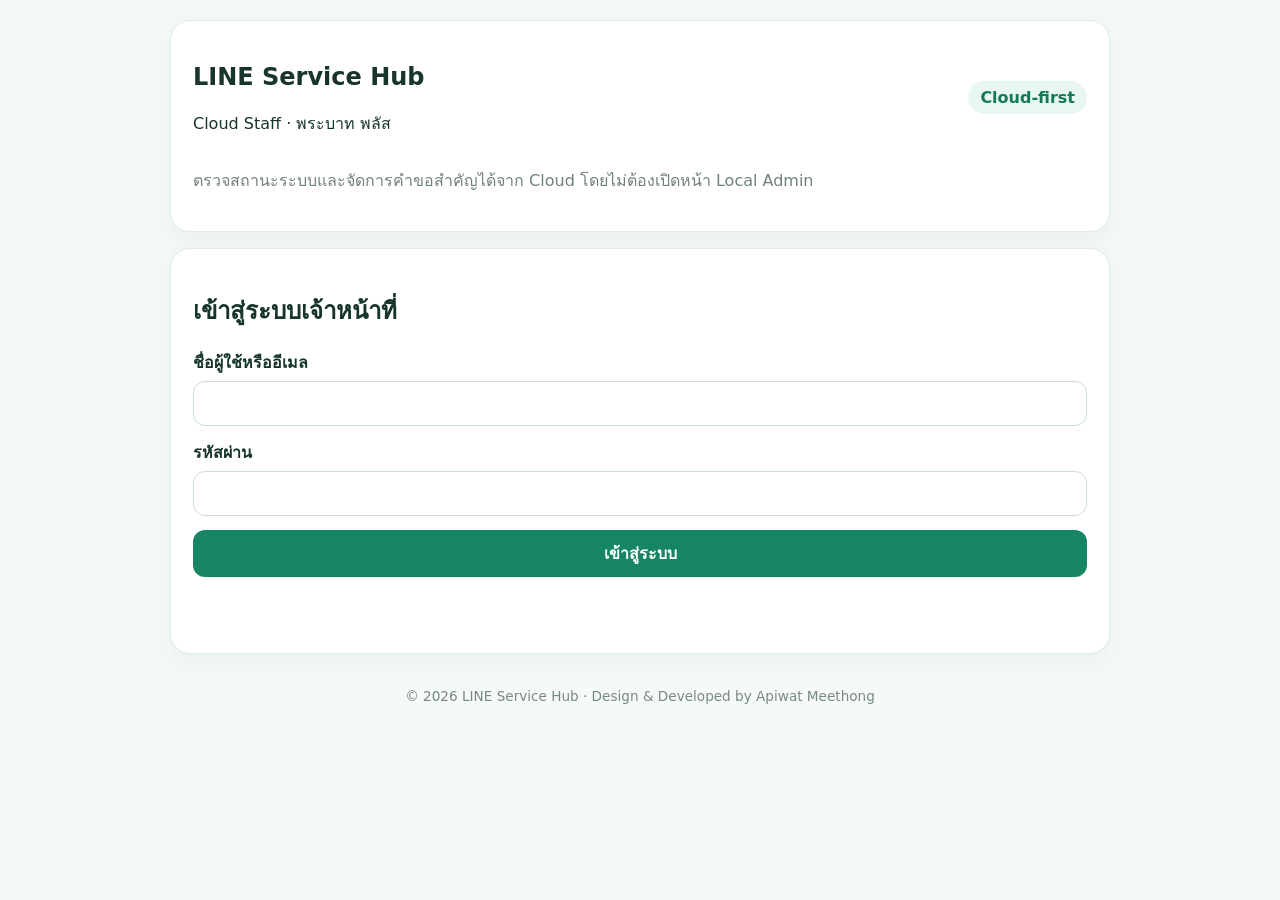
<file: line-hub/staff/index.html>
<!doctype html>
<html lang="th">
<head>
<meta charset="utf-8">
<meta name="viewport" content="width=device-width,initial-scale=1">
<meta name="referrer" content="no-referrer">
<meta http-equiv="Content-Security-Policy" content="default-src 'self'; connect-src https://txjuiaiwffsxfcrxpkvd.supabase.co; img-src 'self' data:; style-src 'self'; script-src 'self'; base-uri 'none'; form-action 'self'; frame-ancestors 'none'">
<title>LINE Service Hub · Cloud Staff</title>
<link rel="stylesheet" href="style.css">
</head>
<body>
<main class="shell">
<section class="card">
  <div class="brand"><div><h1>LINE Service Hub</h1><p>Cloud Staff · พระบาท พลัส</p></div><span class="pill">Cloud-first</span></div>
  <p class="muted">ตรวจสถานะระบบและจัดการคำขอสำคัญได้จาก Cloud โดยไม่ต้องเปิดหน้า Local Admin</p>
</section>
<section id="loginCard" class="card">
  <h2>เข้าสู่ระบบเจ้าหน้าที่</h2>
  <form id="loginForm">
    <label>ชื่อผู้ใช้หรืออีเมล<input id="username" autocomplete="username" required maxlength="200"></label>
    <label>รหัสผ่าน<input id="password" type="password" autocomplete="current-password" required maxlength="200"></label>
    <button type="submit">เข้าสู่ระบบ</button>
  </form>
  <p id="loginMsg" class="msg"></p>
</section>
<section id="appCard" class="hidden">
  <section class="card">
    <div class="toolbar"><div><h2>Cloud Operations Status</h2><p id="who" class="muted"></p></div><div class="actions"><button id="refreshBtn" class="secondary">รีเฟรช</button><button id="logoutBtn" class="secondary">ออกจากระบบ</button></div></div>
    <div id="opsGrid" class="status-grid"></div>
    <p id="opsUpdated" class="muted small"></p>
  </section>
  <section class="card">
    <h2>คำขอเชื่อมครอบครัว</h2>
    <div class="note">เด็กและผู้สูงอายุที่ตรวจตรงตามเงื่อนไขเชื่อมอัตโนมัติ ส่วนนี้ใช้สำหรับผู้ใหญ่วัย 18–59 ปีที่รอเจ้าหน้าที่อนุมัติ</div>
    <div id="list"></div>
    <p id="appMsg" class="msg"></p>
  </section>
</section>
<footer>© 2026 LINE Service Hub · Design & Developed by Apiwat Meethong</footer>
</main>
<script src="app.js"></script>
</body></html>
</file>
<file: line-hub/staff/style.css>
:root{font-family:system-ui,-apple-system,"Segoe UI",sans-serif;color:#17342d;background:#f5faf8}*{box-sizing:border-box}body{margin:0}.shell{max-width:980px;margin:auto;padding:20px}.card{background:#fff;border:1px solid #dfece7;border-radius:20px;padding:22px;margin-bottom:16px;box-shadow:0 8px 24px rgba(22,74,59,.06)}.brand,.toolbar,.actions{display:flex;align-items:center;justify-content:space-between;gap:12px}.actions{justify-content:flex-end}.pill{background:#e8f7f1;color:#137957;border-radius:999px;padding:7px 12px;font-weight:700}.muted{color:#6f827b}.small{font-size:.86rem}.hidden{display:none}form{display:grid;gap:14px}label{display:grid;gap:6px;font-weight:700}input{font:inherit;padding:12px;border:1px solid #cbded6;border-radius:12px}button{font:inherit;font-weight:700;border:0;border-radius:12px;padding:11px 16px;background:#158563;color:#fff;cursor:pointer}.secondary{background:#edf4f1;color:#315b4e}.note,.empty{background:#f2f7f5;border-radius:14px;padding:14px;margin:14px 0;color:#4f6860}.status-grid{display:grid;grid-template-columns:repeat(4,minmax(0,1fr));gap:12px;margin-top:16px}.status{border:1px solid #dfe9e5;border-radius:16px;padding:15px;display:grid;gap:7px;min-height:116px;background:#f8fbfa}.status small{color:#667b73}.status strong{font-size:1.35rem}.status span{font-size:.82rem;color:#71827c;line-height:1.35}.status.good{background:#eef9f4;border-color:#cdebdc}.status.good strong{color:#147a58}.status.warn{background:#fff7ec;border-color:#f3d9af}.status.warn strong{color:#a56200}.status.attention{background:#fff4ed;border-color:#f2ccb6}.status.attention strong{color:#b95622}.request{display:flex;align-items:center;justify-content:space-between;gap:16px;padding:16px 0;border-bottom:1px solid #e4eeea}.request p{margin:5px 0 0;color:#71827c;font-size:.9rem}.msg{min-height:1.4em;color:#a05b00}footer{text-align:center;color:#778982;font-size:.85rem;padding:18px}@media(max-width:800px){.status-grid{grid-template-columns:repeat(2,minmax(0,1fr))}}@media(max-width:640px){.toolbar,.request{align-items:stretch;flex-direction:column}.actions{justify-content:flex-start;flex-wrap:wrap}.brand{align-items:flex-start}.status-grid{grid-template-columns:1fr 1fr}button{min-height:44px}}
</file>
